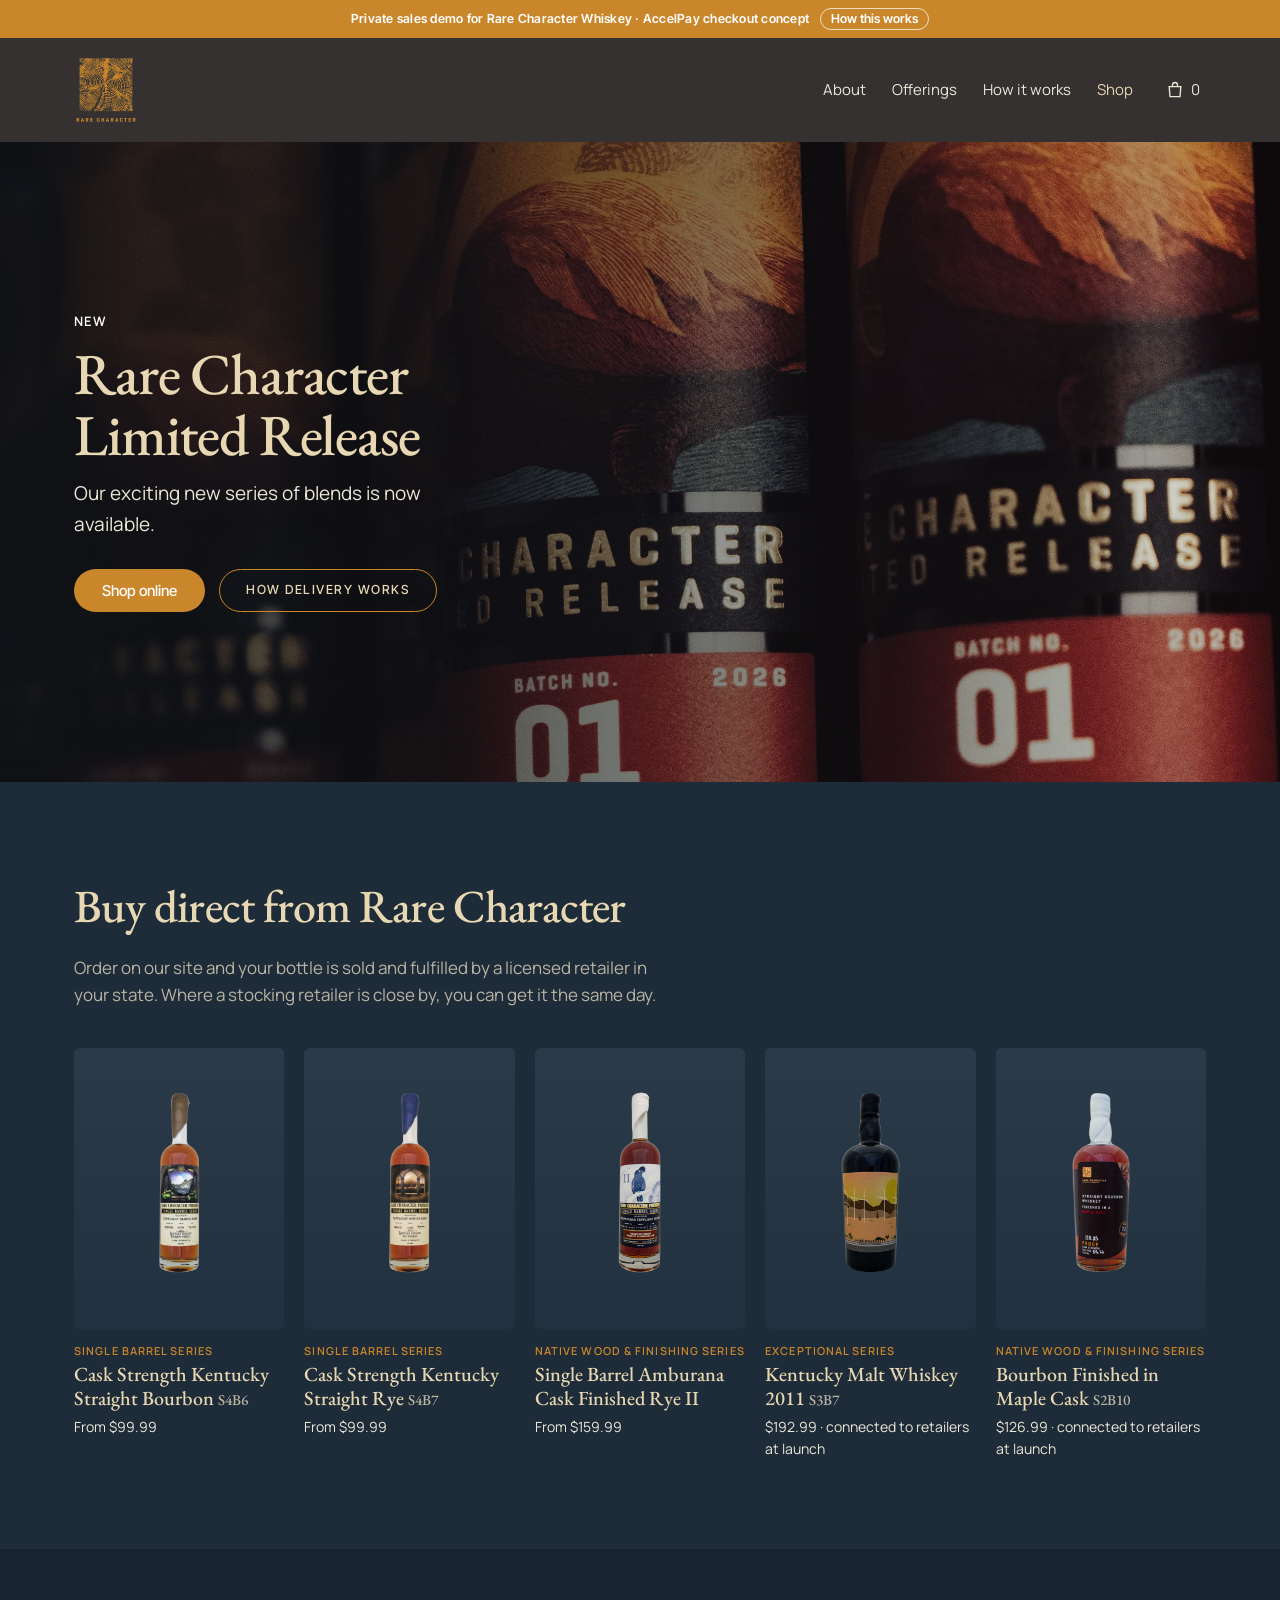
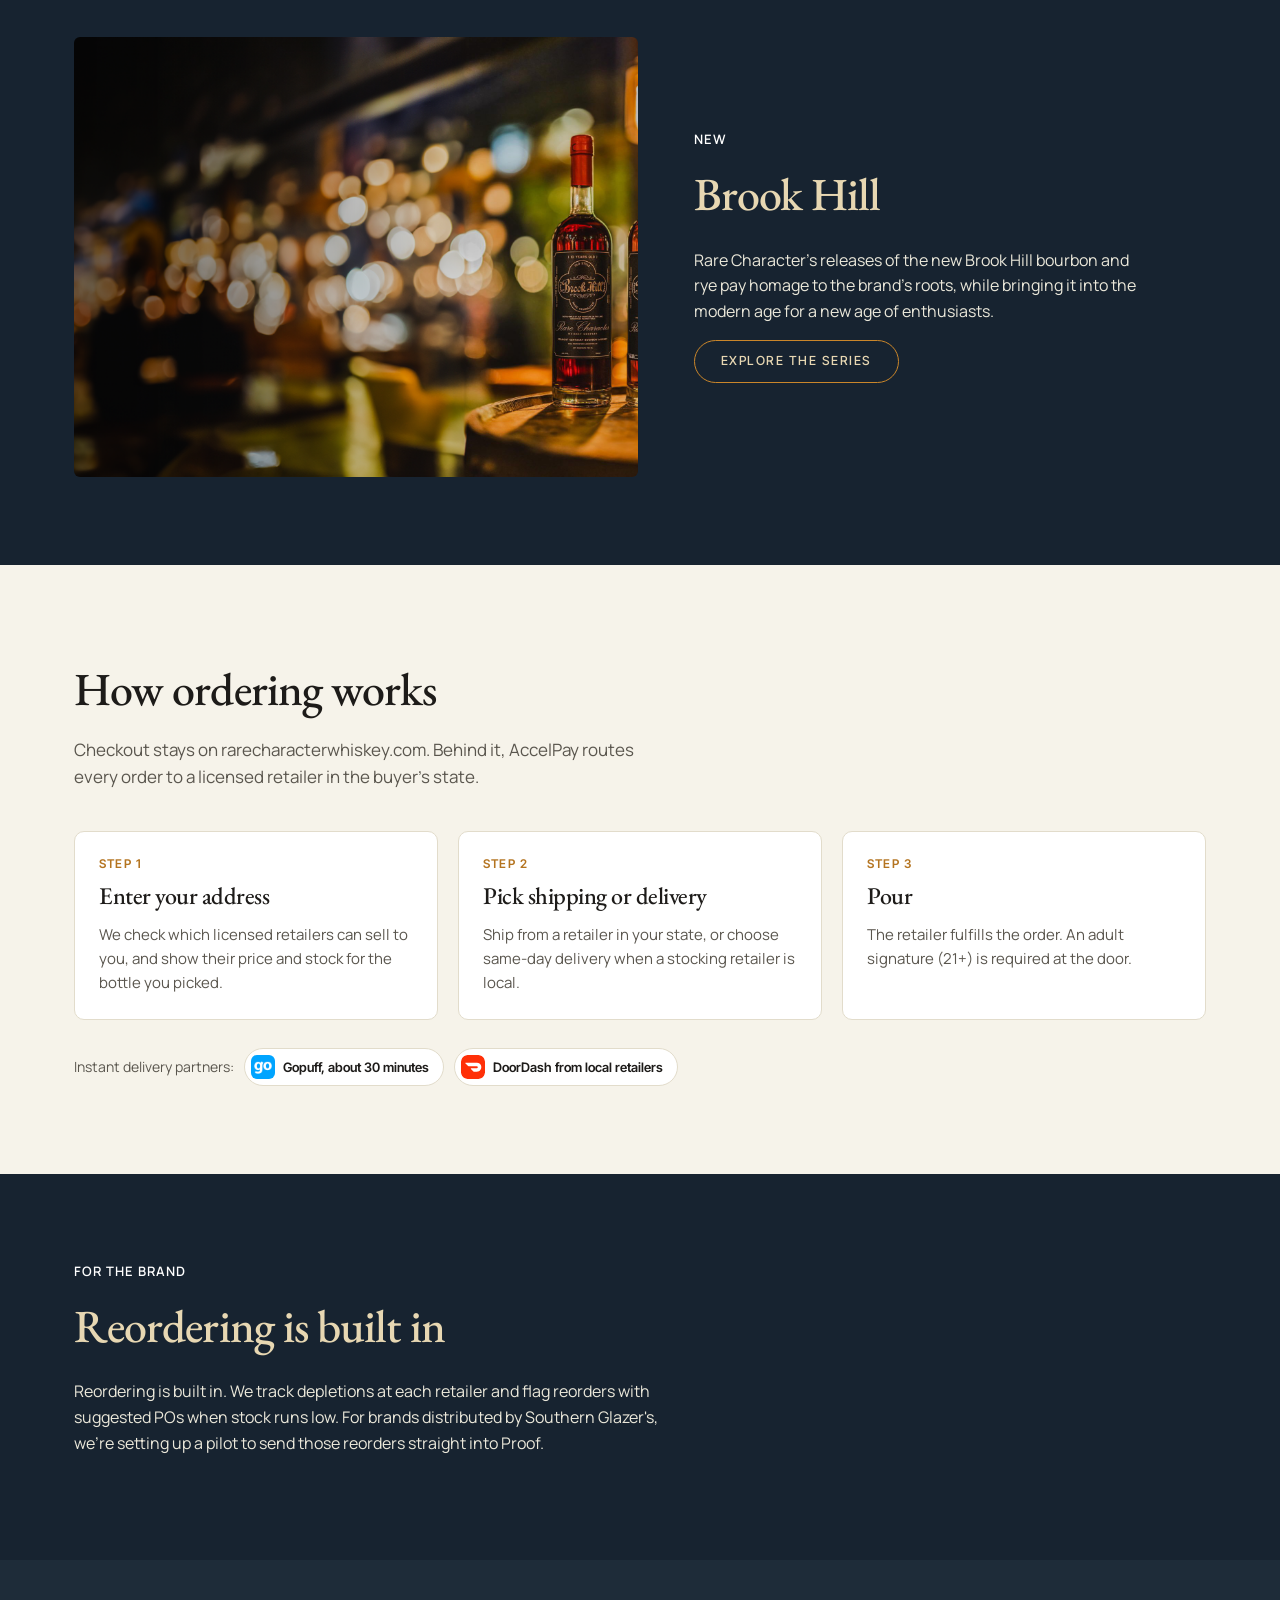
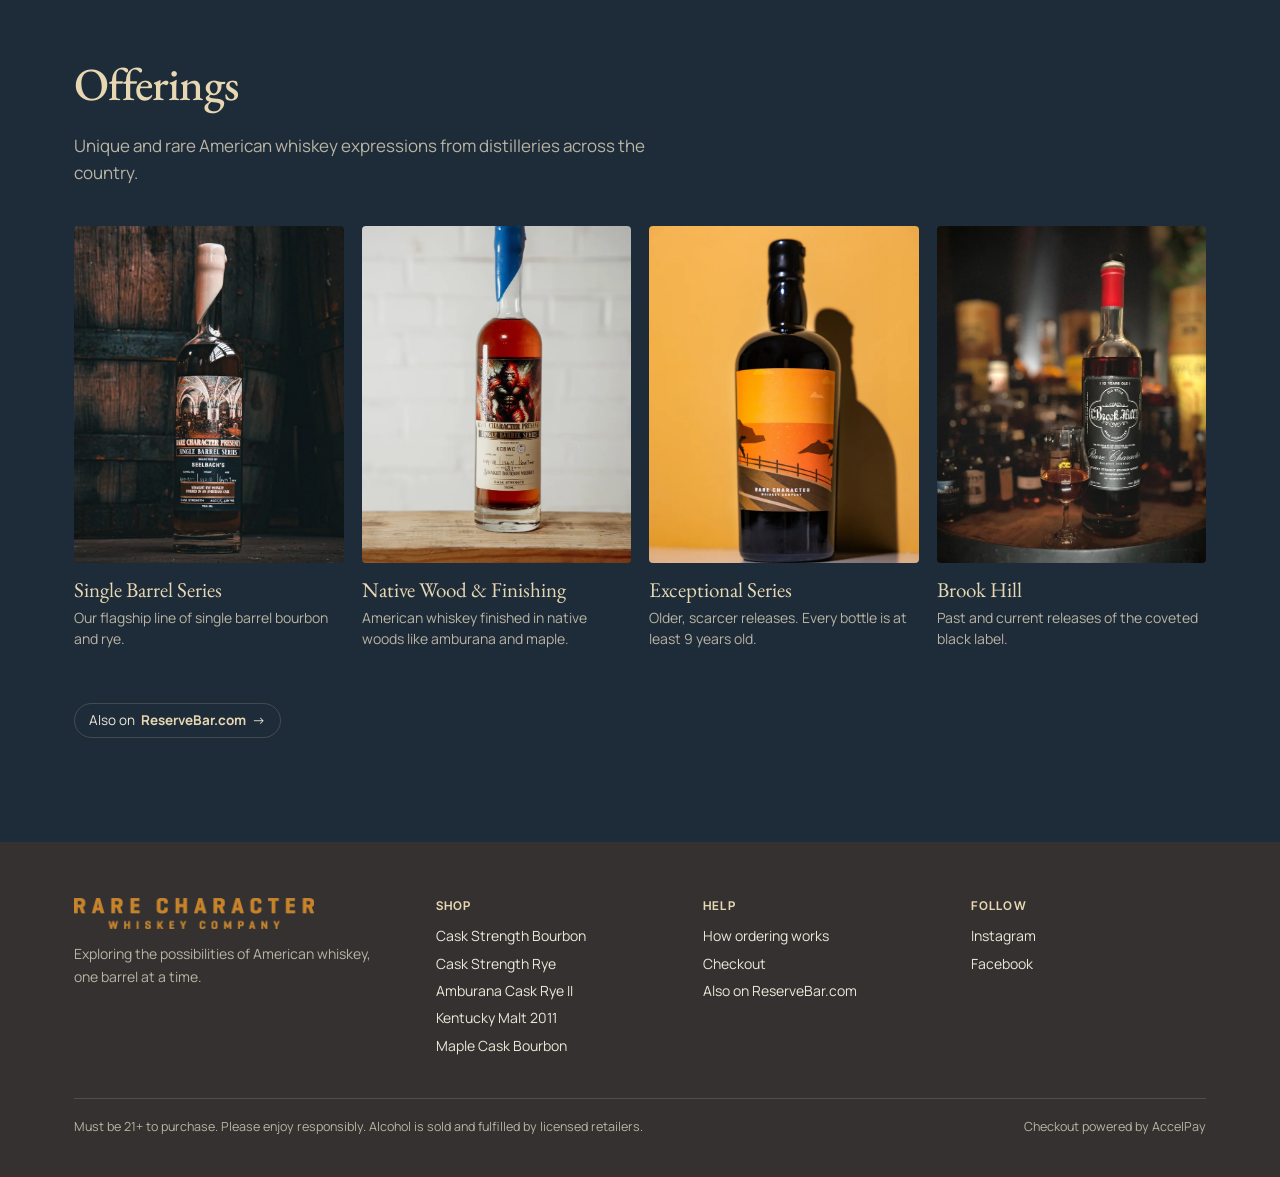
<file: index.html>
<!doctype html>
<html lang="en">
<head>
<meta charset="utf-8">
<meta name="viewport" content="width=device-width, initial-scale=1">
<meta name="robots" content="noindex, nofollow">
<title>Rare Character Whiskey: Shop Online</title>
<meta name="description" content="Private sales demo: Rare Character with AccelPay checkout.">
<link rel="icon" href="assets/logo-icon.webp">
<link rel="preconnect" href="https://fonts.googleapis.com"><link rel="preconnect" href="https://fonts.gstatic.com" crossorigin>
<link href="https://fonts.googleapis.com/css2?family=EB+Garamond:wght@400;500;600&family=Inter+Tight:wght@400;500;600;700&family=Manrope:wght@400;500;600;700&display=swap" rel="stylesheet">
<link rel="stylesheet" href="styles.css?v=3">
</head>
<body>
<div class="ribbon">Private sales demo for Rare Character Whiskey · AccelPay checkout concept <button id="demo-notes-toggle">How this works</button></div>
<header class="site"><div class="wrap">
  <a class="brand" href="index.html" aria-label="Rare Character home"><img src="assets/logo-icon.webp" alt="Rare Character"></a>
  <nav class="main">
    <a href="index.html#about">About</a><a href="index.html#offerings">Offerings</a><a href="index.html#how">How it works</a>
    <a href="index.html#shop" class="on">Shop</a>
    <button class="cart-pill" data-lce-cart-toggle-button aria-label="Open cart"><svg viewBox="0 0 24 24" fill="none" stroke="currentColor" stroke-width="1.6"><path d="M5 8h14l-1 12H6L5 8z"/><path d="M9 8V6a3 3 0 0 1 6 0v2"/></svg><span data-lce-cart-items-count>0</span></button>
  </nav>
  <button id="burger" aria-label="Menu">&#9776;</button>
</div></header>

<section class="hero"><img src="assets/hero-rclr.webp" alt="Rare Character Limited Release bottles">
  <div class="wrap"><div class="kick">NEW</div><h1>Rare Character Limited Release</h1><p>Our exciting new series of blends is now available.</p>
  <div class="ctas"><a class="btn" href="#shop">Shop online</a><a class="btn ghost" href="#how">How delivery works</a></div></div></section>

<section class="band" id="shop"><div class="wrap">
  <h2>Buy direct from Rare Character</h2>
  <p class="lede">Order on our site and your bottle is sold and fulfilled by a licensed retailer in your state. Where a stocking retailer is close by, you can get it the same day.</p>
  <div id="grid"></div>
</div></section>

<section class="band alt" id="about"><div class="wrap split">
  <img src="assets/hero-brookhill.webp" alt="Brook Hill bourbon and rye">
  <div><div class="kick">NEW</div><h2>Brook Hill</h2>
  <p>Rare Character's releases of the new Brook Hill bourbon and rye pay homage to the brand's roots, while bringing it into the modern age for a new age of enthusiasts.</p>
  <a class="btn ghost" href="#offerings">Explore the series</a></div>
</div></section>

<section class="band deliver" id="how"><div class="wrap">
  <h2>How ordering works</h2>
  <p class="lede">Checkout stays on rarecharacterwhiskey.com. Behind it, AccelPay routes every order to a licensed retailer in the buyer's state.</p>
  <div class="steps">
    <div class="step"><div class="n">STEP 1</div><h3>Enter your address</h3><p>We check which licensed retailers can sell to you, and show their price and stock for the bottle you picked.</p></div>
    <div class="step"><div class="n">STEP 2</div><h3>Pick shipping or delivery</h3><p>Ship from a retailer in your state, or choose same-day delivery when a stocking retailer is local.</p></div>
    <div class="step"><div class="n">STEP 3</div><h3>Pour</h3><p>The retailer fulfills the order. An adult signature (21+) is required at the door.</p></div>
  </div>
  <div class="partners">Instant delivery partners:
    <span class="chip"><img src="assets/gopuff-icon.png" alt="">Gopuff, about 30 minutes</span>
    <span class="chip"><img src="assets/doordash-icon.svg" alt="">DoorDash from local retailers</span>
  </div>
</div></section>

<section class="band alt" id="reorders"><div class="wrap split" style="grid-template-columns:1fr">
  <div><div class="kick">FOR THE BRAND</div><h2>Reordering is built in</h2>
  <p style="max-width:62ch">Reordering is built in. We track depletions at each retailer and flag reorders with suggested POs when stock runs low. For brands distributed by Southern Glazer&#39;s, we&#39;re setting up a pilot to send those reorders straight into Proof.</p></div>
</div></section>

<section class="band" id="offerings"><div class="wrap">
  <h2>Offerings</h2>
  <p class="lede">Unique and rare American whiskey expressions from distilleries across the country.</p>
  <div class="tiles">
    <figure><img src="assets/tile-2.webp" alt="" loading="lazy"><figcaption>Single Barrel Series<span>Our flagship line of single barrel bourbon and rye.</span></figcaption></figure>
    <figure><img src="assets/tile-1.webp" alt="" loading="lazy"><figcaption>Native Wood &amp; Finishing<span>American whiskey finished in native woods like amburana and maple.</span></figcaption></figure>
    <figure><img src="assets/tile-3.webp" alt="" loading="lazy"><figcaption>Exceptional Series<span>Older, scarcer releases. Every bottle is at least 9 years old.</span></figcaption></figure>
    <figure><img src="assets/tile-4.webp" alt="" loading="lazy"><figcaption>Brook Hill<span>Past and current releases of the coveted black label.</span></figcaption></figure>
  </div>
  <p style="margin-top:36px"><a class="rb-note" style="background:transparent;color:var(--cream);border-color:var(--line)" href="https://www.reservebar.com/collections/rare-character" target="_blank" rel="noopener"><span>Also on</span> <strong style="color:var(--gold)">ReserveBar.com</strong> &rarr;</a></p>
</div></section>
<footer class="site"><div class="wrap">
  <div class="cols">
    <div><img class="logotype" src="assets/logotype.webp" alt="Rare Character Whiskey Company"><p class="muted" style="margin-top:14px;max-width:34ch">Exploring the possibilities of American whiskey, one barrel at a time.</p></div>
    <div><h4>Shop</h4><a href="product.html?p=cs-bourbon-s4b6">Cask Strength Bourbon</a><a href="product.html?p=cs-rye-s4b7">Cask Strength Rye</a><a href="product.html?p=amburana-rye-ii">Amburana Cask Rye II</a><a href="product.html?p=malt-2011-s3b7">Kentucky Malt 2011</a><a href="product.html?p=maple-s2b10">Maple Cask Bourbon</a></div>
    <div><h4>Help</h4><a href="index.html#how">How ordering works</a><a href="checkout.html">Checkout</a><a href="https://www.reservebar.com/collections/rare-character" target="_blank" rel="noopener">Also on ReserveBar.com</a></div>
    <div><h4>Follow</h4><a href="https://instagram.com/rarecharacterwhiskey" target="_blank" rel="noopener">Instagram</a><a href="https://facebook.com/rarecharacterwhiskey" target="_blank" rel="noopener">Facebook</a></div>
  </div>
  <div class="legal"><span>Must be 21+ to purchase. Please enjoy responsibly. Alcohol is sold and fulfilled by licensed retailers.</span><span>Checkout powered by AccelPay</span></div>
</div></footer>
<div id="scrim"></div>
<aside id="drawer" aria-label="Cart"><div class="dh"><h3>Your cart</h3><button id="drawer-close" aria-label="Close cart">&times;</button></div><div id="drawer-items"></div><div id="drawer-foot"></div></aside>
<aside id="demo-notes" aria-label="About this demo"><button class="x" data-close-notes aria-label="Close">&times;</button>
<h4>What this demo shows</h4>
<ul>
<li>Rare Character has no online store today. This is rarecharacterwhiskey.com with AccelPay checkout added, so bottles sell on your own domain. It works on your Squarespace site as it is.</li>
<li>Every order is sold and fulfilled by a licensed retailer in the buyer's state, from a network of 3,500+ licensed retail locations reaching 40+ states.</li>
<li>Prices are what Liquor Barn (IL) and Bottle Republic (NJ) charge for these bottles today. Two bottles show as connected to retailers at launch. Licensed retailers set the final retail price.</li>
<li>Instant delivery runs through Gopuff (about 30 minutes) and DoorDash from local retailers, wherever a bottle is stocked nearby.</li>
<li>Launch takes about one week, with no per-order charge to Rare Character.</li>
<li>Reordering is built in. We track depletions at each retailer and flag reorders with suggested POs when stock runs low. For brands distributed by Southern Glazer&#39;s, we&#39;re setting up a pilot to send those reorders straight into Proof.</li>
<li>Brands that switch their white-label store to our plugins (the AccelPay or LiquidCommerce cart, or our native Shopify integration) automatically receive advertising credit on ReserveBar.com and Minibar.</li>
<li>Rare Character is already listed on ReserveBar.com.</li>
<li>"Demo route" retailers, fees and tax are illustrative. No order is ever placed.</li>
</ul></aside>
<div id="toast" role="status"></div>
<script src="elements-config.js?v=3"></script>
<script src="app.js?v=3"></script>
</body>
</html>
</file>
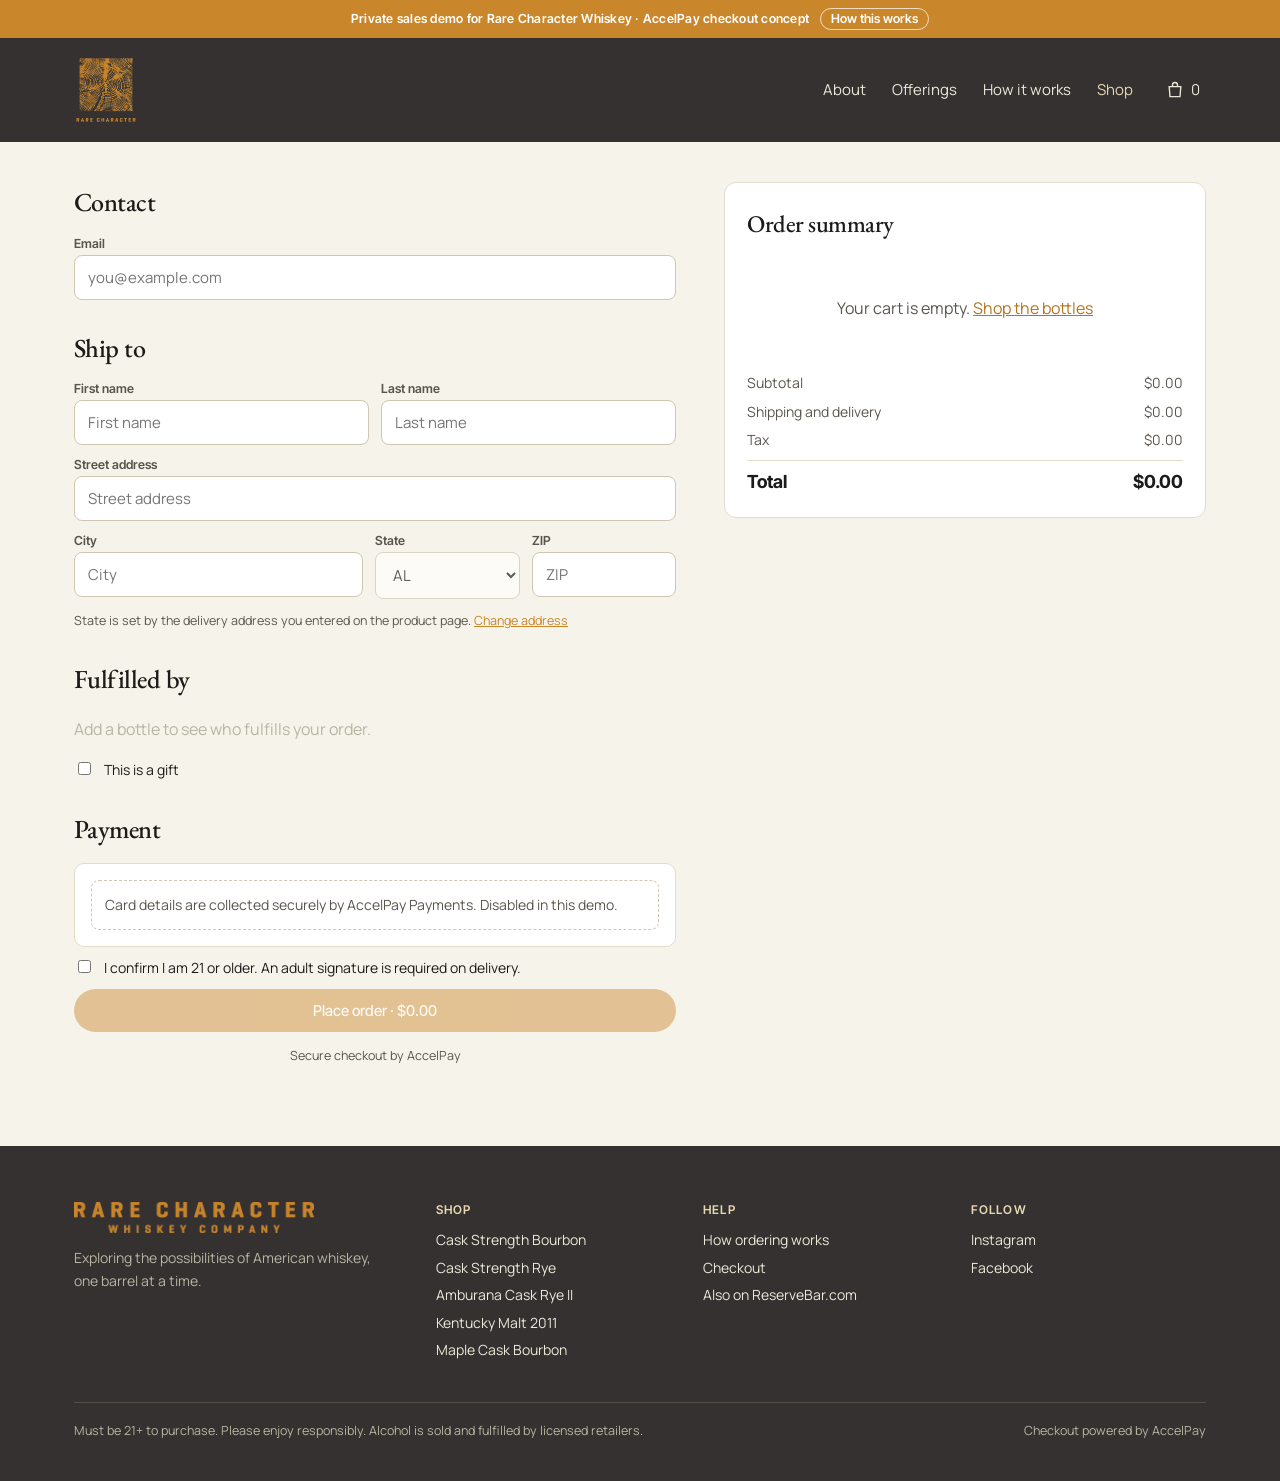
<file: checkout.html>
<!doctype html>
<html lang="en">
<head>
<meta charset="utf-8">
<meta name="viewport" content="width=device-width, initial-scale=1">
<meta name="robots" content="noindex, nofollow">
<title>Rare Character Whiskey: Checkout</title>
<meta name="description" content="Private sales demo: AccelPay checkout for Rare Character.">
<link rel="icon" href="assets/logo-icon.webp">
<link rel="preconnect" href="https://fonts.googleapis.com"><link rel="preconnect" href="https://fonts.gstatic.com" crossorigin>
<link href="https://fonts.googleapis.com/css2?family=EB+Garamond:wght@400;500;600&family=Inter+Tight:wght@400;500;600;700&family=Manrope:wght@400;500;600;700&display=swap" rel="stylesheet">
<link rel="stylesheet" href="styles.css?v=3">
</head>
<body>
<div class="ribbon">Private sales demo for Rare Character Whiskey · AccelPay checkout concept <button id="demo-notes-toggle">How this works</button></div>
<header class="site"><div class="wrap">
  <a class="brand" href="index.html" aria-label="Rare Character home"><img src="assets/logo-icon.webp" alt="Rare Character"></a>
  <nav class="main">
    <a href="index.html#about">About</a><a href="index.html#offerings">Offerings</a><a href="index.html#how">How it works</a>
    <a href="index.html#shop" class="on">Shop</a>
    <button class="cart-pill" data-lce-cart-toggle-button aria-label="Open cart"><svg viewBox="0 0 24 24" fill="none" stroke="currentColor" stroke-width="1.6"><path d="M5 8h14l-1 12H6L5 8z"/><path d="M9 8V6a3 3 0 0 1 6 0v2"/></svg><span data-lce-cart-items-count>0</span></button>
  </nav>
  <button id="burger" aria-label="Menu">&#9776;</button>
</div></header>

<main class="co"><div class="wrap">
<div id="confirm" class="confirm" hidden><h1>Thank you</h1><p>Demo order <strong id="ord-no"></strong>. Nothing was charged and no order was placed. In production, the licensed retailer would confirm the order and send tracking.</p><a class="btn" href="index.html#shop">Back to shop</a></div>
<div class="co-grid" id="co-main">
  <form id="co-form" novalidate>
    <h2>Contact</h2>
    <div class="field"><label for="co-email">Email</label><input id="co-email" type="email" placeholder="you@example.com"></div>
    <h2>Ship to</h2>
    <div class="row2"><div class="field"><label>First name</label><input placeholder="First name"></div><div class="field"><label>Last name</label><input placeholder="Last name"></div></div>
    <div class="field"><label>Street address</label><input placeholder="Street address"></div>
    <div class="row3"><div class="field"><label>City</label><input placeholder="City"></div><div class="field"><label for="co-state">State</label><select id="co-state" disabled><option>AL</option><option>AK</option><option>AZ</option><option>AR</option><option>CA</option><option>CO</option><option>CT</option><option>DE</option><option>DC</option><option>FL</option><option>GA</option><option>HI</option><option>ID</option><option>IL</option><option>IN</option><option>IA</option><option>KS</option><option>KY</option><option>LA</option><option>ME</option><option>MD</option><option>MA</option><option>MI</option><option>MN</option><option>MS</option><option>MO</option><option>MT</option><option>NE</option><option>NV</option><option>NH</option><option>NJ</option><option>NM</option><option>NY</option><option>NC</option><option>ND</option><option>OH</option><option>OK</option><option>OR</option><option>PA</option><option>RI</option><option>SC</option><option>SD</option><option>TN</option><option>TX</option><option>UT</option><option>VT</option><option>VA</option><option>WA</option><option>WV</option><option>WI</option><option>WY</option></select></div><div class="field"><label for="co-zip">ZIP</label><input id="co-zip" placeholder="ZIP"></div></div>
    <p class="fine" style="margin-top:0">State is set by the delivery address you entered on the product page. <button type="button" class="linkbtn" data-addr-change>Change address</button></p>
    <h2>Fulfilled by</h2>
    <div id="co-fulfil"></div>
    <label class="check"><input type="checkbox" id="is-gift"> This is a gift</label>
    <div id="gift-fields" hidden><div class="field"><label>Gift message</label><textarea rows="3" placeholder="Add a note"></textarea></div></div>
    <h2>Payment</h2>
    <div class="pay"><div class="fake">Card details are collected securely by AccelPay Payments. Disabled in this demo.</div></div>
    <label class="check"><input type="checkbox" required id="age"> I confirm I am 21 or older. An adult signature is required on delivery.</label>
    <button class="btn block" id="place-order" type="submit">Place order</button>
    <div class="powered">Secure checkout by AccelPay</div>
  </form>
  <aside id="co-summary"></aside>
</div>
</div></main>
<script>
  (function(){
    if (new URLSearchParams(location.search).get('confirmed')) {
      document.getElementById('co-main').hidden = true;
      var c = document.getElementById('confirm'); c.hidden = false;
      try { var o = JSON.parse(sessionStorage.getItem('rc-order')||'{}'); document.getElementById('ord-no').textContent = (o.orderNumber||'') + (o.total ? ' for $' + (o.total/100).toFixed(2) : ''); } catch(e) {}
    }
    var f=document.getElementById('co-form');
    f.addEventListener('submit', function(e){ if(!document.getElementById('age').checked){ e.preventDefault(); e.stopImmediatePropagation(); document.getElementById('age').focus(); alert('Please confirm you are 21 or older.'); } }, true);
  })();
</script>
<footer class="site"><div class="wrap">
  <div class="cols">
    <div><img class="logotype" src="assets/logotype.webp" alt="Rare Character Whiskey Company"><p class="muted" style="margin-top:14px;max-width:34ch">Exploring the possibilities of American whiskey, one barrel at a time.</p></div>
    <div><h4>Shop</h4><a href="product.html?p=cs-bourbon-s4b6">Cask Strength Bourbon</a><a href="product.html?p=cs-rye-s4b7">Cask Strength Rye</a><a href="product.html?p=amburana-rye-ii">Amburana Cask Rye II</a><a href="product.html?p=malt-2011-s3b7">Kentucky Malt 2011</a><a href="product.html?p=maple-s2b10">Maple Cask Bourbon</a></div>
    <div><h4>Help</h4><a href="index.html#how">How ordering works</a><a href="checkout.html">Checkout</a><a href="https://www.reservebar.com/collections/rare-character" target="_blank" rel="noopener">Also on ReserveBar.com</a></div>
    <div><h4>Follow</h4><a href="https://instagram.com/rarecharacterwhiskey" target="_blank" rel="noopener">Instagram</a><a href="https://facebook.com/rarecharacterwhiskey" target="_blank" rel="noopener">Facebook</a></div>
  </div>
  <div class="legal"><span>Must be 21+ to purchase. Please enjoy responsibly. Alcohol is sold and fulfilled by licensed retailers.</span><span>Checkout powered by AccelPay</span></div>
</div></footer>
<div id="scrim"></div>
<aside id="drawer" aria-label="Cart"><div class="dh"><h3>Your cart</h3><button id="drawer-close" aria-label="Close cart">&times;</button></div><div id="drawer-items"></div><div id="drawer-foot"></div></aside>
<aside id="demo-notes" aria-label="About this demo"><button class="x" data-close-notes aria-label="Close">&times;</button>
<h4>What this demo shows</h4>
<ul>
<li>Rare Character has no online store today. This is rarecharacterwhiskey.com with AccelPay checkout added, so bottles sell on your own domain. It works on your Squarespace site as it is.</li>
<li>Every order is sold and fulfilled by a licensed retailer in the buyer's state, from a network of 3,500+ licensed retail locations reaching 40+ states.</li>
<li>Prices are what Liquor Barn (IL) and Bottle Republic (NJ) charge for these bottles today. Two bottles show as connected to retailers at launch. Licensed retailers set the final retail price.</li>
<li>Instant delivery runs through Gopuff (about 30 minutes) and DoorDash from local retailers, wherever a bottle is stocked nearby.</li>
<li>Launch takes about one week, with no per-order charge to Rare Character.</li>
<li>Reordering is built in. We track depletions at each retailer and flag reorders with suggested POs when stock runs low. For brands distributed by Southern Glazer&#39;s, we&#39;re setting up a pilot to send those reorders straight into Proof.</li>
<li>Brands that switch their white-label store to our plugins (the AccelPay or LiquidCommerce cart, or our native Shopify integration) automatically receive advertising credit on ReserveBar.com and Minibar.</li>
<li>Rare Character is already listed on ReserveBar.com.</li>
<li>"Demo route" retailers, fees and tax are illustrative. No order is ever placed.</li>
</ul></aside>
<div id="toast" role="status"></div>
<script src="elements-config.js?v=3"></script>
<script src="app.js?v=3"></script>
</body>
</html>
</file>
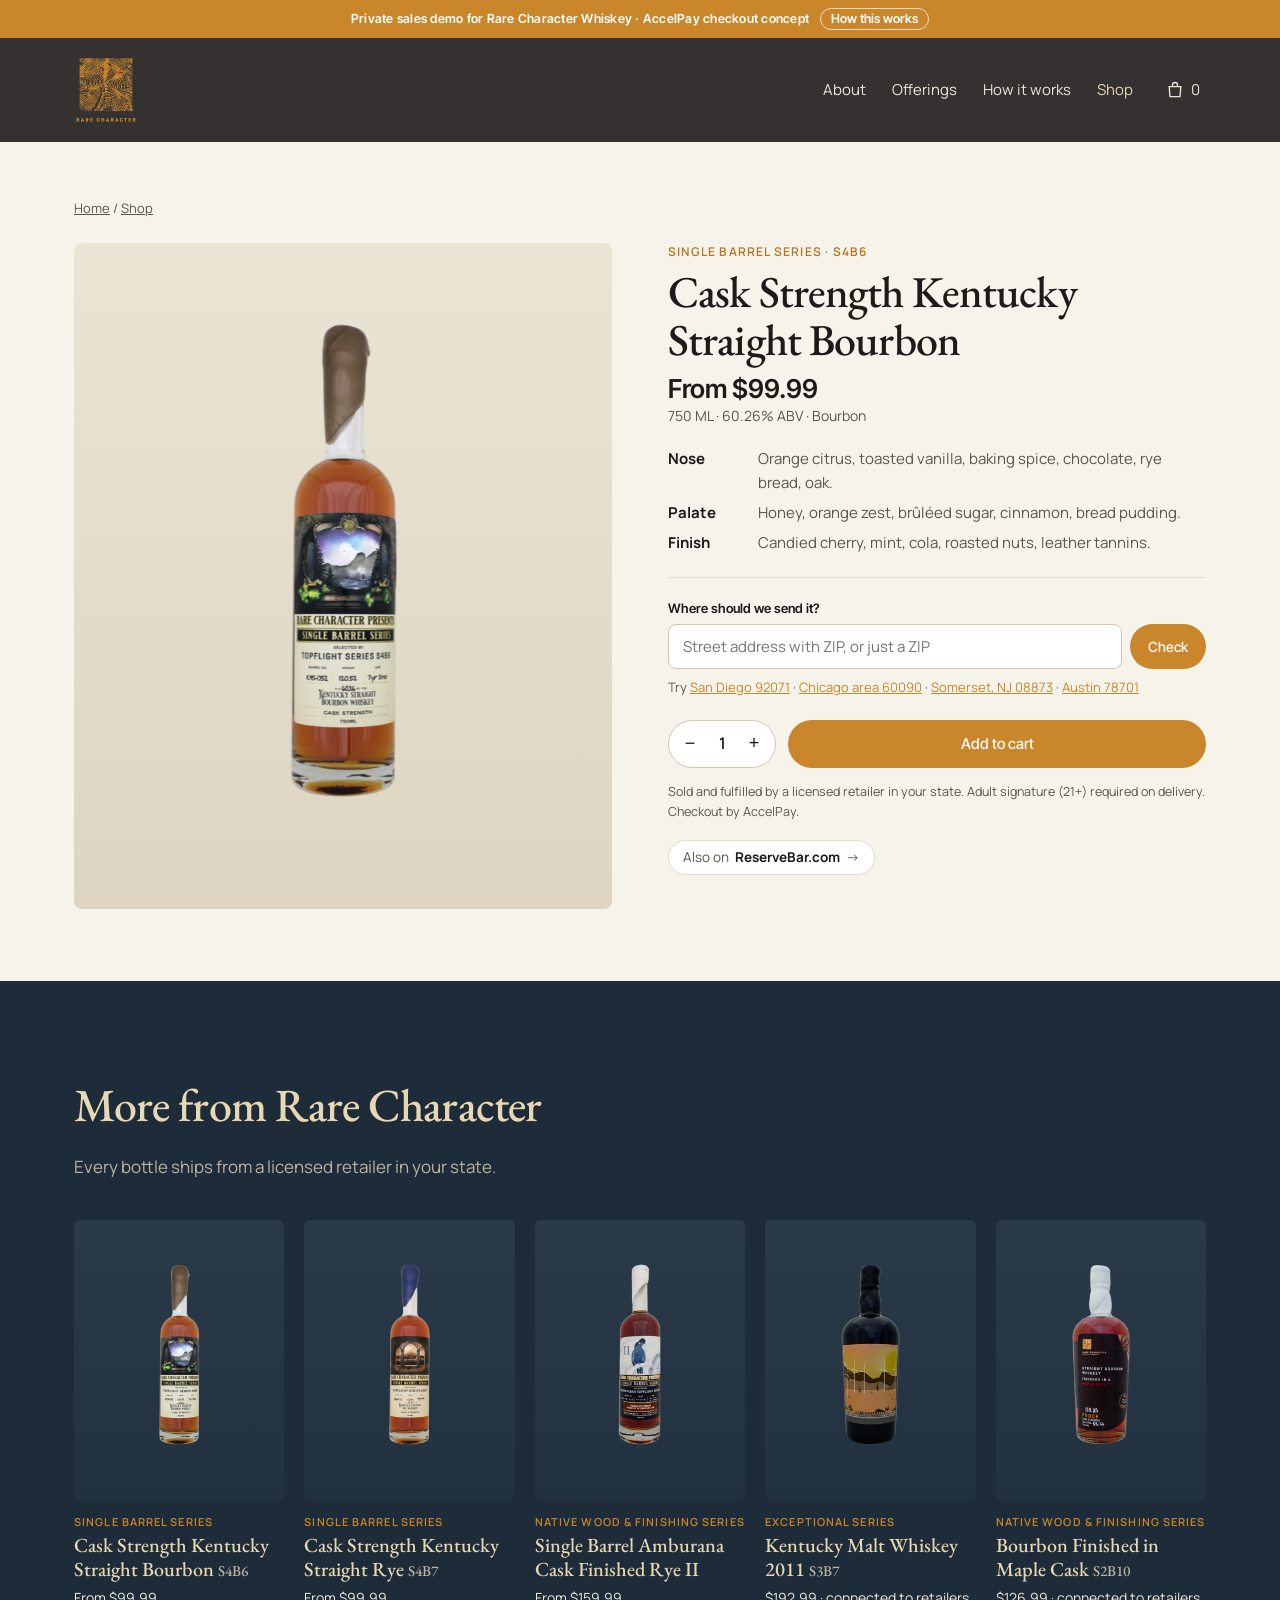
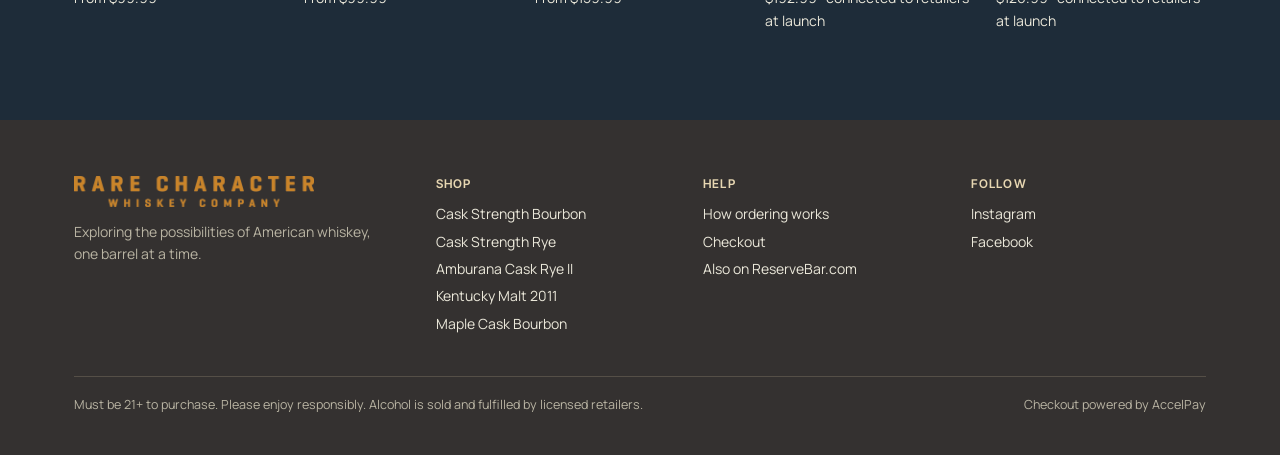
<file: product.html>
<!doctype html>
<html lang="en">
<head>
<meta charset="utf-8">
<meta name="viewport" content="width=device-width, initial-scale=1">
<meta name="robots" content="noindex, nofollow">
<title>Rare Character Whiskey: Product</title>
<meta name="description" content="Private sales demo: Rare Character product page with AccelPay checkout.">
<link rel="icon" href="assets/logo-icon.webp">
<link rel="preconnect" href="https://fonts.googleapis.com"><link rel="preconnect" href="https://fonts.gstatic.com" crossorigin>
<link href="https://fonts.googleapis.com/css2?family=EB+Garamond:wght@400;500;600&family=Inter+Tight:wght@400;500;600;700&family=Manrope:wght@400;500;600;700&display=swap" rel="stylesheet">
<link rel="stylesheet" href="styles.css?v=3">
</head>
<body>
<div class="ribbon">Private sales demo for Rare Character Whiskey · AccelPay checkout concept <button id="demo-notes-toggle">How this works</button></div>
<header class="site"><div class="wrap">
  <a class="brand" href="index.html" aria-label="Rare Character home"><img src="assets/logo-icon.webp" alt="Rare Character"></a>
  <nav class="main">
    <a href="index.html#about">About</a><a href="index.html#offerings">Offerings</a><a href="index.html#how">How it works</a>
    <a href="index.html#shop" class="on">Shop</a>
    <button class="cart-pill" data-lce-cart-toggle-button aria-label="Open cart"><svg viewBox="0 0 24 24" fill="none" stroke="currentColor" stroke-width="1.6"><path d="M5 8h14l-1 12H6L5 8z"/><path d="M9 8V6a3 3 0 0 1 6 0v2"/></svg><span data-lce-cart-items-count>0</span></button>
  </nav>
  <button id="burger" aria-label="Menu">&#9776;</button>
</div></header>

<main class="pdp-wrap"><div class="wrap">
  <div class="crumbs"><a href="index.html">Home</a> / <a href="index.html#shop">Shop</a></div>
  <div id="lce-product" data-lce-product="cs-bourbon-s4b6"></div>
</div></main>
<script>
  (function(){ var p=new URLSearchParams(location.search).get('p'); if(p) document.getElementById('lce-product').setAttribute('data-lce-product', p); })();
</script>
<section class="band related"><div class="wrap"><h2>More from Rare Character</h2><p class="lede">Every bottle ships from a licensed retailer in your state.</p><div id="grid"></div></div></section>
<footer class="site"><div class="wrap">
  <div class="cols">
    <div><img class="logotype" src="assets/logotype.webp" alt="Rare Character Whiskey Company"><p class="muted" style="margin-top:14px;max-width:34ch">Exploring the possibilities of American whiskey, one barrel at a time.</p></div>
    <div><h4>Shop</h4><a href="product.html?p=cs-bourbon-s4b6">Cask Strength Bourbon</a><a href="product.html?p=cs-rye-s4b7">Cask Strength Rye</a><a href="product.html?p=amburana-rye-ii">Amburana Cask Rye II</a><a href="product.html?p=malt-2011-s3b7">Kentucky Malt 2011</a><a href="product.html?p=maple-s2b10">Maple Cask Bourbon</a></div>
    <div><h4>Help</h4><a href="index.html#how">How ordering works</a><a href="checkout.html">Checkout</a><a href="https://www.reservebar.com/collections/rare-character" target="_blank" rel="noopener">Also on ReserveBar.com</a></div>
    <div><h4>Follow</h4><a href="https://instagram.com/rarecharacterwhiskey" target="_blank" rel="noopener">Instagram</a><a href="https://facebook.com/rarecharacterwhiskey" target="_blank" rel="noopener">Facebook</a></div>
  </div>
  <div class="legal"><span>Must be 21+ to purchase. Please enjoy responsibly. Alcohol is sold and fulfilled by licensed retailers.</span><span>Checkout powered by AccelPay</span></div>
</div></footer>
<div id="scrim"></div>
<aside id="drawer" aria-label="Cart"><div class="dh"><h3>Your cart</h3><button id="drawer-close" aria-label="Close cart">&times;</button></div><div id="drawer-items"></div><div id="drawer-foot"></div></aside>
<aside id="demo-notes" aria-label="About this demo"><button class="x" data-close-notes aria-label="Close">&times;</button>
<h4>What this demo shows</h4>
<ul>
<li>Rare Character has no online store today. This is rarecharacterwhiskey.com with AccelPay checkout added, so bottles sell on your own domain. It works on your Squarespace site as it is.</li>
<li>Every order is sold and fulfilled by a licensed retailer in the buyer's state, from a network of 3,500+ licensed retail locations reaching 40+ states.</li>
<li>Prices are what Liquor Barn (IL) and Bottle Republic (NJ) charge for these bottles today. Two bottles show as connected to retailers at launch. Licensed retailers set the final retail price.</li>
<li>Instant delivery runs through Gopuff (about 30 minutes) and DoorDash from local retailers, wherever a bottle is stocked nearby.</li>
<li>Launch takes about one week, with no per-order charge to Rare Character.</li>
<li>Reordering is built in. We track depletions at each retailer and flag reorders with suggested POs when stock runs low. For brands distributed by Southern Glazer&#39;s, we&#39;re setting up a pilot to send those reorders straight into Proof.</li>
<li>Brands that switch their white-label store to our plugins (the AccelPay or LiquidCommerce cart, or our native Shopify integration) automatically receive advertising credit on ReserveBar.com and Minibar.</li>
<li>Rare Character is already listed on ReserveBar.com.</li>
<li>"Demo route" retailers, fees and tax are illustrative. No order is ever placed.</li>
</ul></aside>
<div id="toast" role="status"></div>
<script src="elements-config.js?v=3"></script>
<script src="app.js?v=3"></script>
</body>
</html>
</file>
<file: styles.css>
:root {
  --navy: #1e2c39; --navy-2: #172330; --header: #343130; --cream: #ebe8da; --gold: #e7d7b2;
  --amber: #ca862a; --amber-2: #b47420; --line: rgba(231, 215, 178, .18); --muted: #b9b4a3;
  --paper: #f6f3ea; --ink: #1d1b19; --ink-2: #5a564e; --paper-line: #e2dccb;
  --serif: "EB Garamond", Georgia, serif; --sans: "Manrope", system-ui, sans-serif; --ui: "Inter Tight", "Manrope", sans-serif;
}
* { box-sizing: border-box; }
[hidden] { display: none !important; }
html, body { margin: 0; }
body { background: var(--navy); color: var(--cream); font: 16px/1.6 var(--sans); -webkit-font-smoothing: antialiased; }
img { max-width: 100%; display: block; }
a { color: inherit; }
h1, h2, h3 { font-family: var(--serif); font-weight: 500; letter-spacing: -.02em; color: var(--gold); margin: 0; }
.sr-only { position: absolute; width: 1px; height: 1px; overflow: hidden; clip: rect(0 0 0 0); white-space: nowrap; }
.muted { color: var(--muted); }
.wrap { max-width: 1180px; margin: 0 auto; padding: 0 24px; }

/* demo ribbon */
.ribbon { background: var(--amber); color: #fff; font: 600 12.5px/1.3 var(--ui); letter-spacing: .02em; text-align: center; padding: 8px 16px; }
.ribbon button { background: none; border: 1px solid rgba(255,255,255,.7); color: #fff; border-radius: 99px; font: inherit; padding: 2px 10px; margin-left: 8px; cursor: pointer; }

/* header */
header.site { background: var(--header); position: sticky; top: 0; z-index: 30; }
header.site .wrap { display: flex; align-items: center; gap: 24px; height: 104px; }
.brand img { width: 64px; height: 64px; object-fit: contain; }
nav.main { margin-left: auto; display: flex; gap: 26px; align-items: center; font-size: 15px; }
nav.main a { text-decoration: none; color: var(--cream); }
nav.main a:hover, nav.main a.on { color: var(--gold); }
.cart-pill { display: inline-flex; align-items: center; gap: 6px; background: none; border: 0; color: var(--cream); font: inherit; cursor: pointer; padding: 6px; }
.cart-pill svg { width: 20px; height: 20px; }
#burger { display: none; background: none; border: 0; color: var(--cream); font-size: 26px; cursor: pointer; }

/* buttons */
.btn { display: inline-flex; align-items: center; justify-content: center; gap: 8px; background: var(--amber); color: #fff; border: 0; border-radius: 99px;
  padding: 14px 28px; font: 500 15px/1 var(--ui); text-decoration: none; cursor: pointer; transition: background .15s; }
.btn:hover { background: var(--amber-2); }
.btn:disabled { opacity: .45; cursor: not-allowed; }
.btn.sm { padding: 10px 18px; font-size: 14px; }
.btn.block { width: 100%; }
.btn.ghost { background: none; border: 1px solid var(--amber); color: var(--gold); letter-spacing: .12em; text-transform: uppercase; font-size: 12.5px; padding: 14px 26px; }
.btn.ghost:hover { background: rgba(202,134,42,.12); }
.linkbtn { background: none; border: 0; padding: 0; font: inherit; color: var(--amber); text-decoration: underline; cursor: pointer; }

/* hero */
.hero { position: relative; min-height: 640px; display: flex; align-items: center; overflow: hidden; }
.hero > img { position: absolute; inset: 0; width: 100%; height: 100%; object-fit: cover; object-position: center 40%; }
.hero::after { content: ""; position: absolute; inset: 0; background: linear-gradient(90deg, rgba(14,18,22,.85) 0%, rgba(14,18,22,.45) 50%, rgba(14,18,22,.05) 100%); }
.hero .wrap { position: relative; z-index: 1; width: 100%; }
.hero .kick { font: 600 13px var(--sans); letter-spacing: .08em; color: #fff; }
.hero h1 { font-size: clamp(38px, 5vw, 58px); line-height: 1.05; color: var(--gold); margin: 14px 0 12px; max-width: 12ch; }
.hero p { font-size: 19px; max-width: 34ch; margin: 0 0 30px; }
.hero .ctas { display: flex; gap: 14px; flex-wrap: wrap; }

/* sections */
section.band { padding: 88px 0; }
.band h2 { font-size: clamp(32px, 4vw, 46px); }
.band .lede { color: var(--muted); max-width: 60ch; margin: 10px 0 40px; font-size: 17px; }
.band.alt { background: var(--navy-2); }

/* product grid */
#grid { display: grid; grid-template-columns: repeat(5, 1fr); gap: 20px; }
.card { text-decoration: none; display: flex; flex-direction: column; }
.card .ci { background: linear-gradient(180deg, #2a3a49, #223140); border-radius: 6px; aspect-ratio: 3/4; display: flex; align-items: center; justify-content: center; padding: 18px; transition: transform .2s; }
.card:hover .ci { transform: translateY(-3px); }
.card .ci img { max-height: 100%; object-fit: contain; }
.card .cs { font: 600 11px var(--sans); letter-spacing: .1em; text-transform: uppercase; color: var(--amber); margin-top: 14px; }
.card .cn { font: 500 20px/1.2 var(--serif); color: var(--gold); margin-top: 4px; }
.card .cn span { color: var(--muted); font-size: 15px; }
.card .cp { margin-top: 6px; font-size: 14px; color: var(--cream); }

/* split feature */
.split { display: grid; grid-template-columns: 1.1fr 1fr; gap: 56px; align-items: center; }
.split img { border-radius: 6px; width: 100%; height: 440px; object-fit: cover; }
.split .kick { font: 600 13px var(--sans); letter-spacing: .08em; color: #fff; }
.split h2 { margin: 10px 0 14px; }
.split p { color: var(--cream); max-width: 46ch; }

/* tiles */
.tiles { display: grid; grid-template-columns: repeat(4, 1fr); gap: 18px; }
.tiles figure { margin: 0; }
.tiles img { aspect-ratio: 4/5; object-fit: cover; width: 100%; border-radius: 4px; }
.tiles figcaption { font-family: var(--serif); color: var(--gold); font-size: 21px; margin-top: 10px; }
.tiles figcaption span { display: block; font: 14px/1.5 var(--sans); color: var(--muted); }

/* delivery band */
.deliver { background: var(--paper); color: var(--ink); }
.deliver h2 { color: var(--ink); }
.deliver .lede { color: var(--ink-2); }
.steps { display: grid; grid-template-columns: repeat(3, 1fr); gap: 20px; }
.step { background: #fff; border: 1px solid var(--paper-line); border-radius: 10px; padding: 24px; }
.step .n { font: 600 12px var(--ui); letter-spacing: .1em; color: var(--amber-2); }
.step h3 { color: var(--ink); font-size: 24px; margin: 6px 0 8px; }
.step p { margin: 0; color: var(--ink-2); font-size: 15px; }
.partners { display: flex; gap: 10px; flex-wrap: wrap; margin-top: 28px; align-items: center; color: var(--ink-2); font-size: 14px; }
.chip { display: inline-flex; align-items: center; gap: 8px; background: #fff; border: 1px solid var(--paper-line); border-radius: 99px; padding: 6px 14px 6px 6px; font: 600 13px var(--ui); color: var(--ink); }
.chip img { width: 24px; height: 24px; border-radius: 6px; }

/* product page (light panel, like the SDK element) */
.pdp-wrap { background: var(--paper); color: var(--ink); padding: 56px 0 72px; }
.crumbs { font-size: 13px; color: var(--ink-2); margin-bottom: 24px; }
.crumbs a { color: var(--ink-2); }
.pdp { display: grid; grid-template-columns: 1fr 1fr; gap: 56px; align-items: start; }
.pdp-img { background: linear-gradient(180deg, #eae4d4, #ddd5c1); border-radius: 8px; padding: 40px; display: flex; justify-content: center; position: sticky; top: 130px; }
.pdp-img img { max-height: 620px; object-fit: contain; }
.pdp-body .eyebrow { font: 600 12px var(--sans); letter-spacing: .1em; text-transform: uppercase; color: var(--amber-2); }
.pdp-body h1 { color: var(--ink); font-size: clamp(32px, 3.6vw, 44px); line-height: 1.08; margin: 8px 0 10px; }
.pdp-body .price { font: 600 26px var(--ui); color: var(--ink); }
.pdp-body .price .unit { display: block; font: 400 14px var(--sans); color: var(--ink-2); margin-top: 2px; }
.notes { display: grid; grid-template-columns: 76px 1fr; gap: 6px 14px; margin: 22px 0; font-size: 15px; color: var(--ink-2); }
.notes dt { font-weight: 700; color: var(--ink); }
.notes dd { margin: 0; }
.lce-label { display: block; font: 600 13px var(--ui); color: var(--ink); margin: 18px 0 8px; }
.lce-address { border-top: 1px solid var(--paper-line); padding-top: 4px; }
.lce-address .row { display: flex; gap: 8px; }
.lce-address input { flex: 1; min-width: 0; border: 1px solid #cfc7b2; background: #fff; border-radius: 8px; padding: 11px 14px; font: 15px var(--sans); color: var(--ink); }
.lce-address.needs input { border-color: var(--amber); box-shadow: 0 0 0 3px rgba(202,134,42,.25); }
.lce-address .try { font-size: 13px; color: var(--ink-2); margin-top: 8px; }
.lce-address.set { display: flex; justify-content: space-between; gap: 12px; align-items: center; background: #fff; border: 1px solid var(--paper-line); border-radius: 8px; padding: 11px 14px; font-size: 14px; margin-top: 18px; }
.lce-address.set .muted { color: var(--ink-2); }
.opts { display: grid; gap: 8px; }
.opt { display: flex; align-items: center; gap: 12px; text-align: left; background: #fff; border: 1px solid #d9d1bd; border-radius: 10px; padding: 12px 14px; font: inherit; color: var(--ink); cursor: pointer; }
.opt[aria-checked="true"] { border-color: var(--amber); box-shadow: 0 0 0 2px rgba(202,134,42,.35); }
.opt:disabled { opacity: .55; cursor: not-allowed; }
.opt .ico { width: 34px; height: 34px; flex: none; border-radius: 8px; background: #efe9da; display: flex; align-items: center; justify-content: center; overflow: hidden; }
.opt .ico img { width: 34px; height: 34px; }
.opt .truck { font-size: 16px; color: var(--ink-2); }
.opt .txt { flex: 1; min-width: 0; }
.opt .nm { display: block; font-weight: 700; font-size: 14.5px; }
.opt .meta { display: block; font-size: 12.5px; color: var(--ink-2); }
.opt .amt { text-align: right; font: 600 15px var(--ui); white-space: nowrap; }
.opt .fee { display: block; font: 400 12px var(--sans); color: var(--ink-2); }
.tag { display: inline-block; font: 600 10.5px var(--ui); letter-spacing: .04em; text-transform: uppercase; background: #f3e3c4; color: #7a5313; border-radius: 4px; padding: 1px 6px; vertical-align: 2px; }
.buy { display: flex; gap: 12px; margin-top: 22px; }
.buy .btn { flex: 1; }
.qty { display: inline-flex; align-items: center; border: 1px solid #cfc7b2; border-radius: 99px; background: #fff; color: var(--ink); }
.qty button { background: none; border: 0; width: 42px; height: 46px; font-size: 18px; cursor: pointer; color: var(--ink); }
.qty span { min-width: 22px; text-align: center; font-weight: 600; }
.qty.sm button { width: 30px; height: 30px; font-size: 15px; }
.fine { font-size: 12.5px; color: var(--ink-2); margin: 14px 0 0; }
.fine.center { text-align: center; }
.rb-note { display: inline-flex; gap: 6px; align-items: baseline; margin-top: 18px; font-size: 13.5px; color: var(--ink-2); text-decoration: none; border: 1px solid var(--paper-line); border-radius: 99px; padding: 6px 14px; background: #fff; }
.rb-note strong { color: var(--ink); font-weight: 700; }
.rb-note:hover { border-color: var(--amber); }
.related { padding: 64px 0 80px; }

/* drawer */
#scrim { position: fixed; inset: 0; background: rgba(10,14,18,.55); opacity: 0; pointer-events: none; transition: opacity .2s; z-index: 60; }
#scrim.on { opacity: 1; pointer-events: auto; }
#drawer { position: fixed; top: 0; right: 0; bottom: 0; width: min(440px, 100%); background: var(--paper); color: var(--ink); z-index: 70; transform: translateX(100%); transition: transform .25s ease; display: flex; flex-direction: column; }
#drawer.on { transform: none; }
#drawer .dh { display: flex; justify-content: space-between; align-items: center; padding: 20px 22px; border-bottom: 1px solid var(--paper-line); }
#drawer .dh h3 { color: var(--ink); font-size: 26px; }
#drawer .dh button { background: none; border: 0; font-size: 26px; cursor: pointer; color: var(--ink); }
#drawer-items { flex: 1; overflow-y: auto; padding: 8px 22px; }
#drawer-foot { padding: 16px 22px 22px; border-top: 1px solid var(--paper-line); }
.rgroup { border-bottom: 1px solid var(--paper-line); padding: 14px 0; }
.rgroup:last-child { border-bottom: 0; }
.rg-head { display: flex; gap: 10px; align-items: center; font-size: 13px; }
.rg-head img { width: 28px; height: 28px; border-radius: 6px; }
.rg-head strong { display: block; font-size: 14px; }
.rg-head span { color: var(--ink-2); }
.line { display: flex; gap: 14px; padding: 12px 0; }
.line .thumb { width: 64px; height: 80px; flex: none; background: #ebe4d3; border-radius: 6px; display: flex; align-items: center; justify-content: center; padding: 6px; }
.line .thumb img { max-height: 100%; object-fit: contain; }
.line .info { flex: 1; min-width: 0; }
.line .nm { display: block; font-family: var(--serif); font-size: 18px; line-height: 1.2; }
.line .sz { display: block; font-size: 12.5px; color: var(--ink-2); }
.line .foot { display: flex; justify-content: space-between; align-items: center; margin-top: 8px; }
.line .amt { font: 600 15px var(--ui); }
.totals .r { display: flex; justify-content: space-between; font-size: 14px; padding: 3px 0; color: var(--ink-2); }
.totals .r.big { color: var(--ink); font: 700 18px var(--ui); padding-top: 10px; margin-top: 6px; border-top: 1px solid var(--paper-line); }
.r.small { display: flex; justify-content: space-between; font-size: 13px; color: var(--ink-2); }
#drawer-foot .btn { margin-top: 14px; }
.empty { text-align: center; color: var(--ink-2); padding: 48px 0; }
.empty a { color: var(--amber-2); }

/* checkout */
.co { background: var(--paper); color: var(--ink); min-height: 70vh; padding: 40px 0 80px; }
.co-grid { display: grid; grid-template-columns: 1.25fr 1fr; gap: 48px; align-items: start; }
.co h2 { color: var(--ink); font-size: 26px; margin: 28px 0 12px; }
.co h2:first-child { margin-top: 0; }
.field { display: flex; flex-direction: column; gap: 4px; margin-bottom: 12px; }
.field label { font: 600 12.5px var(--ui); color: var(--ink-2); }
.field input, .field select, .field textarea { border: 1px solid #cfc7b2; border-radius: 8px; padding: 11px 13px; font: 15px var(--sans); background: #fff; color: var(--ink); min-width: 0; }
.row2 { display: grid; grid-template-columns: 1fr 1fr; gap: 12px; }
.row3 { display: grid; grid-template-columns: 2fr 1fr 1fr; gap: 12px; }
.check { display: flex; gap: 10px; align-items: flex-start; font-size: 14px; margin: 10px 0; }
.fulfil { background: #fff; border: 1px solid var(--paper-line); border-radius: 10px; padding: 14px 16px; margin-bottom: 10px; }
.fulfil p { margin: 8px 0 0; font-size: 13.5px; color: var(--ink-2); }
.pay { background: #fff; border: 1px solid var(--paper-line); border-radius: 10px; padding: 16px; }
.pay .fake { border: 1px dashed #cfc7b2; border-radius: 8px; padding: 13px; color: var(--ink-2); font-size: 14px; }
#co-summary { background: #fff; border: 1px solid var(--paper-line); border-radius: 12px; padding: 22px; position: sticky; top: 130px; }
#co-summary h3 { color: var(--ink); font-size: 24px; margin-bottom: 4px; }
.powered { display: flex; align-items: center; justify-content: center; gap: 8px; font-size: 12.5px; color: var(--ink-2); margin-top: 14px; }
.confirm { max-width: 640px; margin: 0 auto; text-align: center; padding: 40px 0; }
.confirm h1 { color: var(--ink); font-size: 44px; margin-bottom: 10px; }

/* footer */
footer.site { background: var(--header); padding: 56px 0 40px; font-size: 14px; }
footer.site .cols { display: grid; grid-template-columns: 1.4fr 1fr 1fr 1fr; gap: 32px; }
footer.site h4 { font: 600 12px var(--ui); letter-spacing: .1em; text-transform: uppercase; color: var(--gold); margin: 0 0 12px; }
footer.site a { display: block; text-decoration: none; color: var(--cream); margin: 5px 0; }
footer.site .logotype { width: 240px; }
footer.site .legal { border-top: 1px solid var(--line); margin-top: 36px; padding-top: 18px; color: var(--muted); font-size: 12.5px; display: flex; justify-content: space-between; gap: 16px; flex-wrap: wrap; }

/* demo notes panel (brand-facing) */
#demo-notes { position: fixed; left: 16px; bottom: 16px; width: min(400px, calc(100% - 32px)); background: #fff; color: var(--ink); border-radius: 12px; box-shadow: 0 12px 40px rgba(0,0,0,.35); z-index: 80; padding: 18px 20px; font-size: 14px; display: none; }
#demo-notes.on { display: block; }
#demo-notes h4 { margin: 0 0 8px; font: 700 15px var(--ui); }
#demo-notes ul { margin: 0; padding-left: 18px; color: var(--ink-2); }
#demo-notes li { margin: 5px 0; }
#demo-notes .x { position: absolute; top: 8px; right: 12px; background: none; border: 0; font-size: 20px; cursor: pointer; color: var(--ink-2); }
#toast { position: fixed; left: 50%; bottom: 24px; transform: translateX(-50%) translateY(30px); background: var(--ink); color: #fff; border-radius: 99px; padding: 10px 18px; font-size: 14px; opacity: 0; pointer-events: none; transition: all .2s; z-index: 90; }
#toast.on { opacity: 1; transform: translateX(-50%); }

@media (max-width: 1000px) {
  #grid { grid-template-columns: repeat(3, 1fr); }
  .tiles { grid-template-columns: repeat(2, 1fr); }
  footer.site .cols { grid-template-columns: 1fr 1fr; }
}
@media (max-width: 760px) {
  header.site .wrap { height: 76px; }
  .brand img { width: 48px; height: 48px; }
  #burger { display: block; margin-left: auto; }
  nav.main { display: none; position: absolute; top: 76px; left: 0; right: 0; background: var(--header); flex-direction: column; align-items: flex-start; gap: 0; padding: 8px 24px 18px; }
  body.nav-open nav.main { display: flex; }
  nav.main a { padding: 10px 0; }
  .wrap { padding: 0 16px; }
  .hero { min-height: 520px; }
  .hero::after { background: linear-gradient(180deg, rgba(14,18,22,.35), rgba(14,18,22,.85)); }
  #grid { grid-template-columns: repeat(2, 1fr); gap: 14px; }
  .split, .pdp, .co-grid { grid-template-columns: 1fr; gap: 28px; }
  .split img { height: 280px; }
  .steps { grid-template-columns: 1fr; }
  .pdp-img { position: static; padding: 24px; }
  .pdp-img img { max-height: 380px; }
  #co-summary { position: static; }
  section.band { padding: 60px 0; }
  .row3 { grid-template-columns: 1fr 1fr; }
  .row3 .field:first-child { grid-column: 1 / -1; }
  .lce-address .row { flex-direction: column; }
  footer.site .cols { grid-template-columns: 1fr; }
}
.co-grid > *, .row2 > *, .row3 > *, .pdp > * { min-width: 0; }
.field input, .field select, .field textarea { width: 100%; }
</file>
